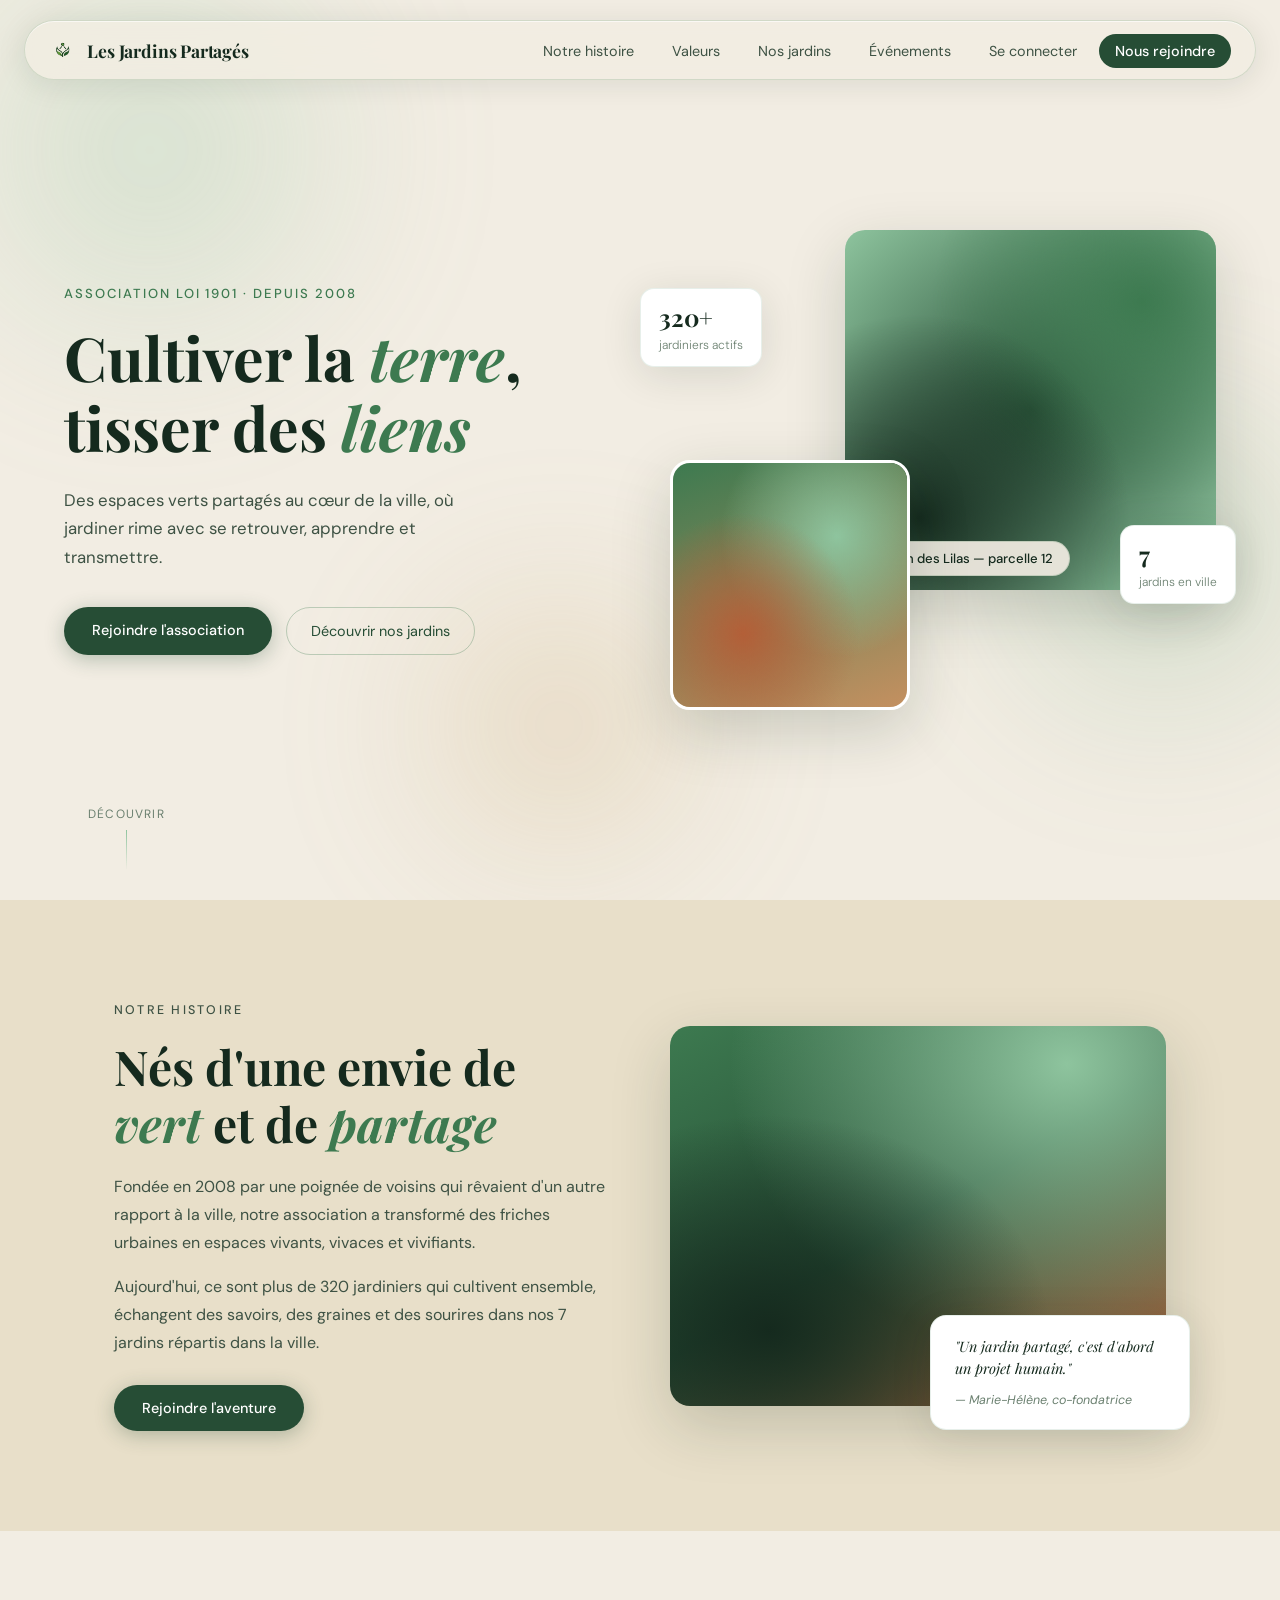
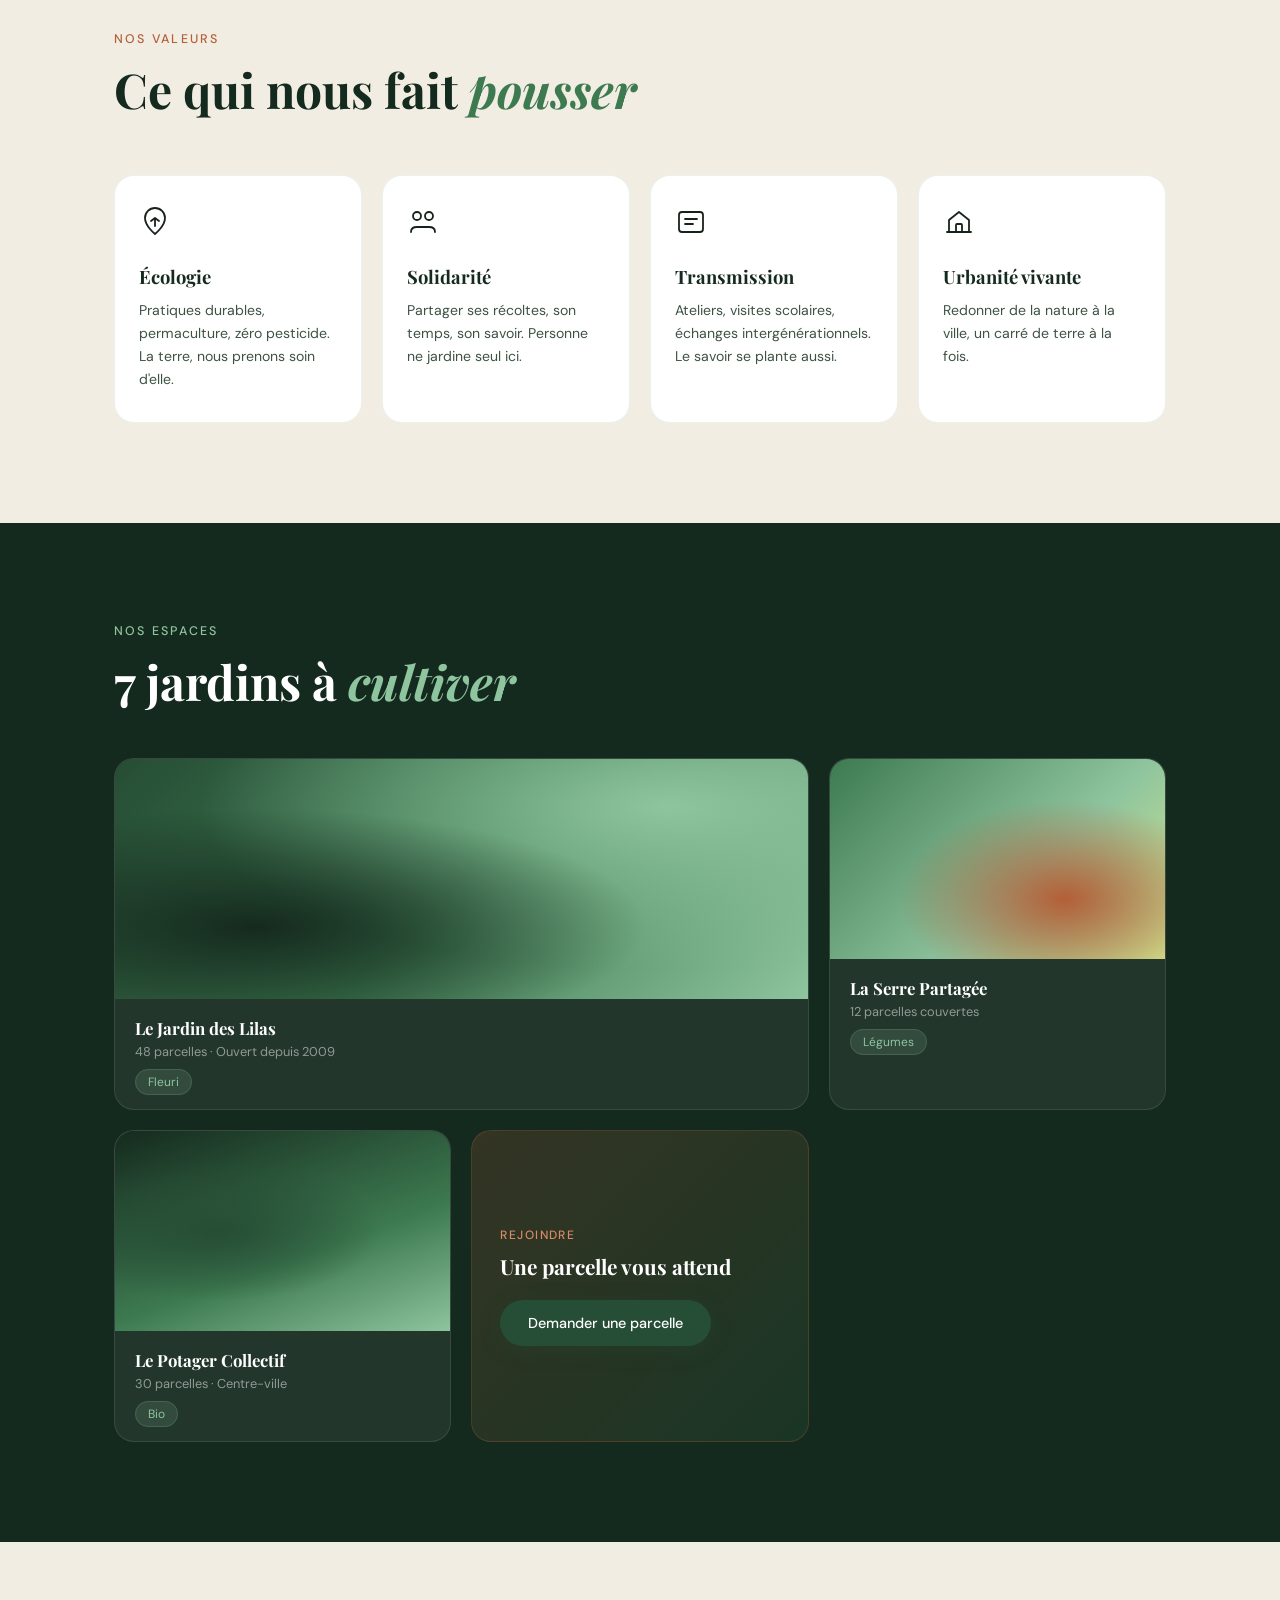
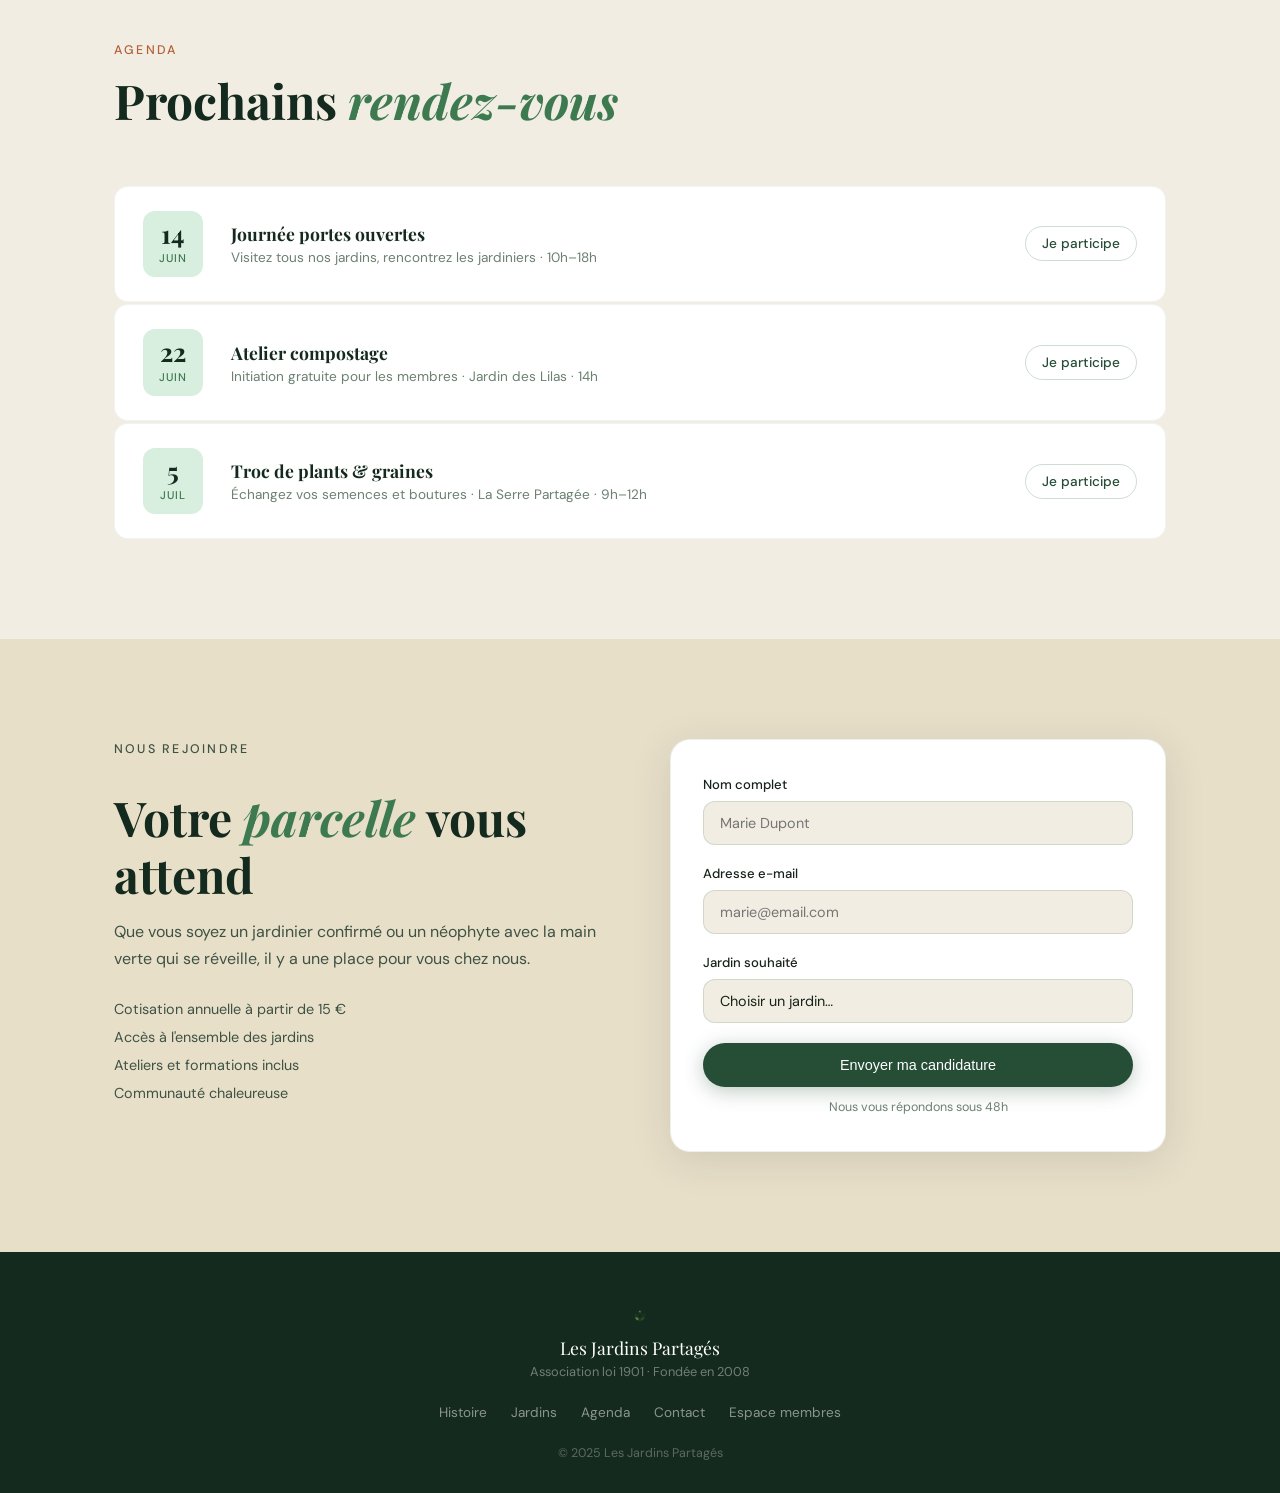
<file: index.html>
<!DOCTYPE html>
<html lang="fr">
<head>
  <meta charset="UTF-8" />
  <meta name="viewport" content="width=device-width, initial-scale=1.0" />
  <title>Les Jardins Partagés — Association</title>
  <link rel="preconnect" href="https://fonts.googleapis.com" />
  <link rel="preconnect" href="https://fonts.gstatic.com" crossorigin />
  <link href="https://fonts.googleapis.com/css2?family=Playfair+Display:ital,wght@0,400;0,700;1,400;1,700&family=DM+Sans:wght@300;400;500&display=swap" rel="stylesheet" />
  <link rel="stylesheet" href="style.css" />
  <link rel="icon" type="image/x-icon" href="/images/logof.png">
</head>
<body>

  <div class="hero-bg" aria-hidden="true">
    <div class="blob blob-1"></div>
    <div class="blob blob-2"></div>
    <div class="blob blob-3"></div>
  </div>

  <div class="navbar-wrap" id="navbar">
    <nav class="navbar">
      <a href="#" class="logo">
        <span class="logo-icon"><img src="/images/logof.png" alt="Logo"></span>
        Les Jardins Partagés
      </a>
      <ul class="nav-links">
        <li><a href="#about">Notre histoire</a></li>
        <li><a href="#valeurs">Valeurs</a></li>
        <li><a href="#jardins">Nos jardins</a></li>
        <li><a href="#evenements">Événements</a></li>
        <li><a href="/admin.html">Se connecter</a></li>
        <li><a href="#contact" class="nav-cta">Nous rejoindre</a></li>
      </ul>
      <button class="burger" id="burger" aria-label="Menu">
        <span></span><span></span><span></span>
      </button>
    </nav>
  </div>

  <div class="mobile-menu" id="mobileMenu">
    <ul>
      <li><a href="#about">Notre histoire</a></li>
      <li><a href="#valeurs">Valeurs</a></li>
      <li><a href="#jardins">Nos jardins</a></li>
      <li><a href="#evenements">Événements</a></li>
      <li><a href="/admin.html">Se connecter</a></li>
      <li><a href="#contact">Nous rejoindre</a></li>
    </ul>
  </div>

  <section class="hero" id="hero">
    <div class="hero-content">
      <p class="hero-eyebrow reveal-up">Association loi 1901 · depuis 2008</p>
      <h1 class="hero-title reveal-up delay-1">
        Cultiver la <em>terre</em>,<br>tisser des <em>liens</em>
      </h1>
      <p class="hero-subtitle reveal-up delay-2">
        Des espaces verts partagés au cœur de la ville, où jardiner rime avec se retrouver, apprendre et transmettre.
      </p>
      <div class="hero-actions reveal-up delay-3">
        <a href="#contact" class="btn-primary">Rejoindre l'association</a>
        <a href="#jardins" class="btn-ghost">Découvrir nos jardins</a>
      </div>
    </div>

    <div class="hero-visual">
      <div class="hero-card card-main">
        <div class="card-img card-img-1"></div>
        <div class="card-badge">Jardin des Lilas — parcelle 12</div>
      </div>
      <div class="hero-card card-secondary">
        <div class="card-img card-img-2"></div>
      </div>
      <div class="hero-stat stat-1">
        <strong>320+</strong>
        <span>jardiniers actifs</span>
      </div>
      <div class="hero-stat stat-2">
        <strong>7</strong>
        <span>jardins en ville</span>
      </div>
    </div>

    <div class="scroll-indicator">
      <span>Découvrir</span>
      <div class="scroll-line"></div>
    </div>
  </section>

  <section class="about section-reveal" id="about">
    <div class="container">
      <div class="about-grid">
        <div class="about-text">
          <p class="section-label">Notre histoire</p>
          <h2>Nés d'une envie de <em>vert</em> et de <em>partage</em></h2>
          <p>Fondée en 2008 par une poignée de voisins qui rêvaient d'un autre rapport à la ville, notre association a transformé des friches urbaines en espaces vivants, vivaces et vivifiants.</p>
          <p>Aujourd'hui, ce sont plus de 320 jardiniers qui cultivent ensemble, échangent des savoirs, des graines et des sourires dans nos 7 jardins répartis dans la ville.</p>
          <a href="#contact" class="btn-primary">Rejoindre l'aventure</a>
        </div>
        <div class="about-img-wrap">
          <div class="about-img"></div>
          <div class="about-quote">
            <blockquote>"Un jardin partagé, c'est d'abord un projet humain."</blockquote>
            <cite>— Marie-Hélène, co-fondatrice</cite>
          </div>
        </div>
      </div>
    </div>
  </section>

  <section class="valeurs section-reveal" id="valeurs">
    <div class="container">
      <div class="section-header">
        <p class="section-label">Nos valeurs</p>
        <h2>Ce qui nous fait <em>pousser</em></h2>
      </div>
      <div class="valeurs-grid">
        <div class="valeur-card">
          <div class="valeur-icon">
            <svg viewBox="0 0 32 32" fill="none" xmlns="http://www.w3.org/2000/svg" width="32" height="32">
              <path d="M16 28C16 28 6 20 6 12a10 10 0 0 1 20 0c0 8-10 16-10 16z" stroke="currentColor" stroke-width="1.8" stroke-linejoin="round"/>
              <path d="M16 12v8M12 15l4-3 4 3" stroke="currentColor" stroke-width="1.8" stroke-linecap="round" stroke-linejoin="round"/>
            </svg>
          </div>
          <h3>Écologie</h3>
          <p>Pratiques durables, permaculture, zéro pesticide. La terre, nous prenons soin d'elle.</p>
        </div>
        <div class="valeur-card">
          <div class="valeur-icon">
            <svg viewBox="0 0 32 32" fill="none" xmlns="http://www.w3.org/2000/svg" width="32" height="32">
              <path d="M10 14a4 4 0 1 0 0-8 4 4 0 0 0 0 8zM22 14a4 4 0 1 0 0-8 4 4 0 0 0 0 8z" stroke="currentColor" stroke-width="1.8"/>
              <path d="M4 26c0-3.314 2.686-5 6-5h12c3.314 0 6 1.686 6 5" stroke="currentColor" stroke-width="1.8" stroke-linecap="round"/>
            </svg>
          </div>
          <h3>Solidarité</h3>
          <p>Partager ses récoltes, son temps, son savoir. Personne ne jardine seul ici.</p>
        </div>
        <div class="valeur-card">
          <div class="valeur-icon">
            <svg viewBox="0 0 32 32" fill="none" xmlns="http://www.w3.org/2000/svg" width="32" height="32">
              <rect x="4" y="6" width="24" height="20" rx="3" stroke="currentColor" stroke-width="1.8"/>
              <path d="M10 13h12M10 18h8" stroke="currentColor" stroke-width="1.8" stroke-linecap="round"/>
            </svg>
          </div>
          <h3>Transmission</h3>
          <p>Ateliers, visites scolaires, échanges intergénérationnels. Le savoir se plante aussi.</p>
        </div>
        <div class="valeur-card">
          <div class="valeur-icon">
            <svg viewBox="0 0 32 32" fill="none" xmlns="http://www.w3.org/2000/svg" width="32" height="32">
              <path d="M4 26h24M6 26V14l10-8 10 8v12" stroke="currentColor" stroke-width="1.8" stroke-linecap="round" stroke-linejoin="round"/>
              <rect x="13" y="18" width="6" height="8" rx="1" stroke="currentColor" stroke-width="1.8"/>
            </svg>
          </div>
          <h3>Urbanité vivante</h3>
          <p>Redonner de la nature à la ville, un carré de terre à la fois.</p>
        </div>
      </div>
    </div>
  </section>

  <section class="jardins section-reveal" id="jardins">
    <div class="container">
      <div class="section-header">
        <p class="section-label">Nos espaces</p>
        <h2>7 jardins à <em>cultiver</em></h2>
      </div>
      <div class="jardins-grid">
        <div class="jardin-card jardin-big">
          <div class="jardin-img ji-1"></div>
          <div class="jardin-info">
            <h3>Le Jardin des Lilas</h3>
            <p>48 parcelles · Ouvert depuis 2009</p>
            <span class="jardin-tag">Fleuri</span>
          </div>
        </div>
        <div class="jardin-card">
          <div class="jardin-img ji-2"></div>
          <div class="jardin-info">
            <h3>La Serre Partagée</h3>
            <p>12 parcelles couvertes</p>
            <span class="jardin-tag">Légumes</span>
          </div>
        </div>
        <div class="jardin-card">
          <div class="jardin-img ji-3"></div>
          <div class="jardin-info">
            <h3>Le Potager Collectif</h3>
            <p>30 parcelles · Centre-ville</p>
            <span class="jardin-tag">Bio</span>
          </div>
        </div>
        <div class="jardin-card jardin-cta-card">
          <p class="cta-label">Rejoindre</p>
          <h3>Une parcelle vous attend</h3>
          <a href="#contact" class="btn-primary">Demander une parcelle</a>
        </div>
      </div>
    </div>
  </section>

  <section class="evenements section-reveal" id="evenements">
    <div class="container">
      <div class="section-header">
        <p class="section-label">Agenda</p>
        <h2>Prochains <em>rendez-vous</em></h2>
      </div>
      <div class="events-list">
        <div class="event-item">
          <div class="event-date"><strong>14</strong><span>Juin</span></div>
          <div class="event-info">
            <h3>Journée portes ouvertes</h3>
            <p>Visitez tous nos jardins, rencontrez les jardiniers · 10h–18h</p>
          </div>
          <a href="#" class="event-link">Je participe</a>
        </div>
        <div class="event-item">
          <div class="event-date"><strong>22</strong><span>Juin</span></div>
          <div class="event-info">
            <h3>Atelier compostage</h3>
            <p>Initiation gratuite pour les membres · Jardin des Lilas · 14h</p>
          </div>
          <a href="#" class="event-link">Je participe</a>
        </div>
        <div class="event-item">
          <div class="event-date"><strong>5</strong><span>Juil</span></div>
          <div class="event-info">
            <h3>Troc de plants &amp; graines</h3>
            <p>Échangez vos semences et boutures · La Serre Partagée · 9h–12h</p>
          </div>
          <a href="#" class="event-link">Je participe</a>
        </div>
      </div>
    </div>
  </section>

  <section class="contact section-reveal" id="contact">
    <div class="container">
      <div class="contact-inner">
        <div class="contact-text">
          <p class="section-label">Nous rejoindre</p>
          <h2>Votre <em>parcelle</em> vous attend</h2>
          <p>Que vous soyez un jardinier confirmé ou un néophyte avec la main verte qui se réveille, il y a une place pour vous chez nous.</p>
          <ul class="contact-perks">
            <li>Cotisation annuelle à partir de 15 €</li>
            <li>Accès à l'ensemble des jardins</li>
            <li>Ateliers et formations inclus</li>
            <li>Communauté chaleureuse</li>
          </ul>
        </div>
        <div class="contact-form">
          <div class="form-group">
            <label for="nom">Nom complet</label>
            <input type="text" id="nom" placeholder="Marie Dupont" />
          </div>
          <div class="form-group">
            <label for="email">Adresse e-mail</label>
            <input type="email" id="email" placeholder="marie@email.com" />
          </div>
          <div class="form-group">
            <label for="jardin">Jardin souhaité</label>
            <select id="jardin">
              <option value="">Choisir un jardin…</option>
              <option>Jardin des Lilas</option>
              <option>La Serre Partagée</option>
              <option>Le Potager Collectif</option>
              <option>Peu importe, je découvre</option>
            </select>
          </div>
          <button class="btn-primary btn-full" type="button">Envoyer ma candidature</button>
          <p class="form-note">Nous vous répondons sous 48h</p>
        </div>
      </div>
    </div>
  </section>

  <footer class="footer">
    <div class="container">
      <div class="footer-inner">
        <div class="footer-brand">
          <span class="logo-icon"><img src="/images/logof.png" alt="Logo" style="height:32px;width:auto;"></span>
          Les Jardins Partagés
          <p>Association loi 1901 · Fondée en 2008</p>
        </div>
        <nav class="footer-links">
          <a href="#about">Histoire</a>
          <a href="#jardins">Jardins</a>
          <a href="#evenements">Agenda</a>
          <a href="#contact">Contact</a>
          <a href="admin.html">Espace membres</a>
        </nav>
        <p class="footer-copy">© 2025 Les Jardins Partagés</p>
      </div>
    </div>
  </footer>

  <script src="script.js"></script>
</body>
</html>
</file>
<file: style.css>
/* ===========================
   RESET & VARIABLES
   =========================== */
*, *::before, *::after { box-sizing: border-box; margin: 0; padding: 0; }

:root {
  --green-deep:   #152a1e;
  --green-mid:    #264d35;
  --green-light:  #3d7a50;
  --green-pale:   #8ec49e;
  --green-wash:   #d8eedf;
  --cream:        #f2ede3;
  --sand:         #e8dfc9;
  --terracotta:   #b35f38;
  --terra-light:  #d98a68;
  --text-dark:    #16231a;
  --text-mid:     #3e5244;
  --text-light:   #6b8070;

  --nav-h: 60px;
  --radius-pill: 999px;
  --radius-card: 20px;
  --shadow-soft: 0 8px 40px rgba(21,42,30,.12);
  --shadow-card: 0 20px 60px rgba(21,42,30,.18);

  --ease-out: cubic-bezier(.22,.61,.36,1);
  --ease-spring: cubic-bezier(.34,1.56,.64,1);
}

html { scroll-behavior: smooth; }

body {
  font-family: 'DM Sans', sans-serif;
  background: var(--cream);
  color: var(--text-dark);
  overflow-x: hidden;
}

/* ===========================
   NAVBAR
   =========================== */
.navbar-wrap {
  position: fixed;
  top: 20px;
  left: 50%;
  transform: translateX(-50%);
  width: calc(100% - 48px);
  max-width: 1500px;
  z-index: 1000;
  transition: top .4s var(--ease-out);
}

/* .navbar-wrap.scrolled { top: 10px; } */

.navbar {
  display: flex;
  align-items: center;
  justify-content: space-between;
  padding: 0 24px;
  height: var(--nav-h);
  background: rgba(242,237,227,.88);
  backdrop-filter: blur(18px) saturate(160%);
  -webkit-backdrop-filter: blur(18px) saturate(160%);
  border-radius: var(--radius-pill);
  border: 1.5px solid rgba(61,122,80,.18);
  box-shadow: 0 4px 30px rgba(21,42,30,.10), 0 1px 0 rgba(255,255,255,.6) inset;
  transition: background .3s, box-shadow .3s;
}

.navbar-wrap.scrolled .navbar {
  background: rgba(242,237,227,.97);
  box-shadow: 0 8px 40px rgba(21,42,30,.18);
}

.logo {
  display: flex;
  align-items: center;
  gap: 10px;
  font-family: 'Playfair Display', serif;
  font-weight: 700;
  font-size: 1.1rem;
  color: var(--green-deep);
  text-decoration: none;
  letter-spacing: -.01em;
  height: 70%;
}

.logo-icon img {
  height: 100%;
  max-height: 40px;
  width: auto;
  display: block;
}

.logo-icon { font-size: 1.4rem; }

.nav-links {
  display: flex;
  align-items: center;
  gap: 6px;
  list-style: none;
}

.nav-links a {
  text-decoration: none;
  color: var(--text-mid);
  font-size: .9rem;
  font-weight: 400;
  padding: 8px 16px;
  border-radius: var(--radius-pill);
  transition: background .2s, color .2s;
}

.nav-links a:hover {
  background: var(--green-wash);
  color: var(--green-mid);
}

.nav-cta {
  background: var(--green-mid) !important;
  color: #fff !important;
  font-weight: 500 !important;
}

.nav-cta:hover { background: var(--green-deep) !important; }

.burger {
  display: none;
  flex-direction: column;
  gap: 5px;
  background: none;
  border: none;
  cursor: pointer;
  padding: 6px;
}

.burger span {
  display: block;
  width: 22px;
  height: 2px;
  background: var(--green-deep);
  border-radius: 4px;
  transition: transform .3s, opacity .3s;
}

.mobile-menu {
  position: fixed;
  top: 108px;
  left: 24px;
  right: 24px;
  background: rgba(242,237,227,.97);
  backdrop-filter: blur(18px);
  border-radius: 20px;
  border: 1.5px solid rgba(61,122,80,.18);
  box-shadow: var(--shadow-card);
  z-index: 999;
  padding: 16px;
  display: none;
  transform: translateY(-10px);
  opacity: 0;
  transition: transform .3s var(--ease-out), opacity .3s;
}

.mobile-menu.open {
  display: block;
  transform: translateY(0);
  opacity: 1;
}

.mobile-menu ul { list-style: none; }

.mobile-menu ul li a {
  display: block;
  padding: 14px 16px;
  color: var(--text-dark);
  text-decoration: none;
  font-size: 1.05rem;
  border-radius: 12px;
  transition: background .2s;
}

.mobile-menu ul li a:hover { background: var(--green-wash); }

/* ===========================
   HERO
   =========================== */
.hero {
  min-height: 100vh;
  padding-top: calc(var(--nav-h) + 60px);
  padding-bottom: 80px;
  padding-left: 24px;
  padding-right: 24px;
  display: grid;
  grid-template-columns: 1fr 1fr;
  align-items: center;
  gap: 60px;
  max-width: 1200px;
  margin: 0 auto;
  position: relative;
}

.hero-bg {
  position: fixed;
  inset: 0;
  pointer-events: none;
  z-index: -1;
  overflow: hidden;
}

.blob {
  position: absolute;
  border-radius: 50%;
  filter: blur(80px);
  opacity: .35;
  animation: blobFloat 12s ease-in-out infinite alternate;
}

.blob-1 {
  width: 500px; height: 500px;
  background: radial-gradient(circle, #8ec49e 0%, transparent 70%);
  top: -100px; left: -100px;
}

.blob-2 {
  width: 400px; height: 400px;
  background: radial-gradient(circle, #6ea87e 0%, transparent 70%);
  top: 40%; right: -80px;
  animation-delay: -4s;
}

.blob-3 {
  width: 350px; height: 350px;
  background: radial-gradient(circle, #c4a060 0%, transparent 70%);
  bottom: 0; left: 30%;
  animation-delay: -7s;
}

@keyframes blobFloat {
  0%   { transform: translate(0, 0) scale(1); }
  100% { transform: translate(30px, -40px) scale(1.08); }
}

.hero-content { z-index: 1; }

.hero-eyebrow {
  font-size: .82rem;
  font-weight: 500;
  letter-spacing: .15em;
  text-transform: uppercase;
  color: var(--green-light);
  margin-bottom: 20px;
}

.hero-title {
  font-family: 'Playfair Display', serif;
  font-size: clamp(2.4rem, 5vw, 3.8rem);
  line-height: 1.15;
  color: var(--green-deep);
  margin-bottom: 24px;
}

.hero-title em {
  font-style: italic;
  color: var(--green-light);
}

.hero-subtitle {
  font-size: 1.05rem;
  color: var(--text-mid);
  line-height: 1.7;
  max-width: 420px;
  margin-bottom: 36px;
}

.hero-actions {
  display: flex;
  gap: 14px;
  flex-wrap: wrap;
}

.hero-visual {
  position: relative;
  height: 480px;
  z-index: 1;
}

.hero-card {
  position: absolute;
  border-radius: var(--radius-card);
  overflow: hidden;
  box-shadow: var(--shadow-card);
  transition: transform .4s var(--ease-spring);
}

.hero-card:hover { transform: scale(1.02) rotate(-0.5deg); }

.card-main { width: 68%; height: 75%; top: 0; right: 0; }
.card-secondary { width: 44%; height: 52%; bottom: 0; left: 0; border: 3px solid #fff; }

.card-img { width: 100%; height: 100%; background-size: cover; background-position: center; }

.card-img-1 {
  background:
    radial-gradient(ellipse at 20% 80%, #152a1e 0%, transparent 50%),
    radial-gradient(ellipse at 80% 20%, #3d7a50 0%, transparent 50%),
    radial-gradient(ellipse at 50% 50%, #264d35 0%, #8ec49e 100%);
}

.card-img-2 {
  background:
    radial-gradient(ellipse at 30% 70%, #b35f38 0%, transparent 50%),
    radial-gradient(ellipse at 70% 30%, #8ec49e 0%, transparent 50%),
    linear-gradient(160deg, #3d7a50, #c49060);
}

.card-badge {
  position: absolute;
  bottom: 14px;
  left: 14px;
  background: rgba(242,237,227,.92);
  backdrop-filter: blur(10px);
  border-radius: var(--radius-pill);
  padding: 8px 16px;
  font-size: .82rem;
  font-weight: 500;
  color: var(--green-deep);
  border: 1px solid rgba(61,122,80,.2);
}

.hero-stat {
  position: absolute;
  background: white;
  border-radius: 14px;
  padding: 12px 18px;
  box-shadow: var(--shadow-soft);
  border: 1px solid rgba(61,122,80,.12);
  animation: statFloat 6s ease-in-out infinite alternate;
}

.hero-stat strong {
  display: block;
  font-family: 'Playfair Display', serif;
  font-size: 1.5rem;
  color: var(--green-deep);
}

.hero-stat span {
  font-size: .75rem;
  color: var(--text-light);
  font-weight: 300;
}

.stat-1 { top: 12%; left: -30px; animation-delay: 0s; }
.stat-2 { bottom: 22%; right: -20px; animation-delay: -3s; }

@keyframes statFloat {
  0%   { transform: translateY(0); }
  100% { transform: translateY(-10px); }
}

.scroll-indicator {
  position: absolute;
  bottom: 30px;
  left: 24px;
  display: flex;
  flex-direction: column;
  align-items: center;
  gap: 8px;
  color: var(--text-light);
  font-size: .75rem;
  letter-spacing: .1em;
  text-transform: uppercase;
  grid-column: 1 / -1;
}

.scroll-line {
  width: 1px;
  height: 40px;
  background: linear-gradient(to bottom, var(--green-pale), transparent);
  animation: scrollPulse 2s ease-in-out infinite;
}

@keyframes scrollPulse {
  0%, 100% { opacity: .4; transform: scaleY(1); }
  50%       { opacity: 1; transform: scaleY(1.2); }
}

/* ===========================
   BUTTONS
   =========================== */
.btn-primary {
  display: inline-block;
  background: var(--green-mid);
  color: #fff;
  padding: 14px 28px;
  border-radius: var(--radius-pill);
  text-decoration: none;
  font-size: .9rem;
  font-weight: 500;
  border: none;
  cursor: pointer;
  transition: background .25s, transform .2s var(--ease-spring), box-shadow .25s;
  box-shadow: 0 4px 20px rgba(38,77,53,.3);
}

.btn-primary:hover {
  background: var(--green-deep);
  transform: translateY(-2px);
  box-shadow: 0 8px 30px rgba(38,77,53,.35);
}

.btn-ghost {
  display: inline-block;
  color: var(--green-mid);
  padding: 14px 24px;
  border-radius: var(--radius-pill);
  text-decoration: none;
  font-size: .9rem;
  font-weight: 400;
  border: 1.5px solid rgba(61,122,80,.3);
  transition: background .2s, border-color .2s, transform .2s var(--ease-spring);
}

.btn-ghost:hover {
  background: var(--green-wash);
  border-color: var(--green-pale);
  transform: translateY(-2px);
}

.btn-full { width: 100%; text-align: center; }

/* ===========================
   SECTIONS SHARED
   =========================== */
.container {
  max-width: 1100px;
  margin: 0 auto;
  padding: 0 24px;
}

section:not(.hero) { padding: 100px 0; }

.section-label {
  font-size: .78rem;
  font-weight: 500;
  letter-spacing: .18em;
  text-transform: uppercase;
  color: var(--terracotta);
  margin-bottom: 14px;
}

.section-header { margin-bottom: 56px; }

.section-header h2,
.about-text h2,
.contact-text h2 {
  font-family: 'Playfair Display', serif;
  font-size: clamp(2rem, 4vw, 3rem);
  line-height: 1.2;
  color: var(--green-deep);
}

.section-header h2 em,
.about-text h2 em,
.contact-text h2 em,
.hero-title em { color: var(--green-light); font-style: italic; }

/* ===========================
   SCROLL REVEAL
   =========================== */
.reveal-up {
  opacity: 0;
  transform: translateY(36px);
  animation: revealUp .8s var(--ease-out) forwards;
}

.delay-1 { animation-delay: .15s; }
.delay-2 { animation-delay: .3s; }
.delay-3 { animation-delay: .45s; }

@keyframes revealUp {
  to { opacity: 1; transform: translateY(0); }
}

.section-reveal {
  opacity: 0;
  transform: translateY(50px);
  transition: opacity .9s var(--ease-out), transform .9s var(--ease-out);
}

.section-reveal.visible {
  opacity: 1;
  transform: translateY(0);
}

.section-reveal.visible .valeur-card,
.section-reveal.visible .jardin-card,
.section-reveal.visible .event-item {
  opacity: 1;
  transform: translateY(0);
}

.valeur-card, .jardin-card, .event-item {
  opacity: 0;
  transform: translateY(30px);
  transition: opacity .6s var(--ease-out), transform .6s var(--ease-out);
}

.section-reveal.visible .valeur-card:nth-child(1) { transition-delay: .1s; }
.section-reveal.visible .valeur-card:nth-child(2) { transition-delay: .2s; }
.section-reveal.visible .valeur-card:nth-child(3) { transition-delay: .3s; }
.section-reveal.visible .valeur-card:nth-child(4) { transition-delay: .4s; }
.section-reveal.visible .jardin-card:nth-child(1) { transition-delay: .05s; }
.section-reveal.visible .jardin-card:nth-child(2) { transition-delay: .15s; }
.section-reveal.visible .jardin-card:nth-child(3) { transition-delay: .25s; }
.section-reveal.visible .jardin-card:nth-child(4) { transition-delay: .35s; }
.section-reveal.visible .event-item:nth-child(1) { transition-delay: .1s; }
.section-reveal.visible .event-item:nth-child(2) { transition-delay: .2s; }
.section-reveal.visible .event-item:nth-child(3) { transition-delay: .3s; }

/* ===========================
   ABOUT
   =========================== */
.about { background: var(--sand); }

.about-grid {
  display: grid;
  grid-template-columns: 1fr 1fr;
  gap: 60px;
  align-items: center;
}

.about-text h2 { margin-bottom: 20px; }
.about-text p { color: var(--text-mid); line-height: 1.75; margin-bottom: 16px; }
.about-text .btn-primary { margin-top: 12px; }

.about-img-wrap { position: relative; }

.about-img {
  width: 100%;
  height: 380px;
  border-radius: var(--radius-card);
  background:
    radial-gradient(ellipse at 20% 80%, #152a1e 0%, transparent 50%),
    radial-gradient(ellipse at 80% 10%, #8ec49e 0%, transparent 60%),
    linear-gradient(150deg, #3d7a50 0%, #264d35 50%, #b35f38 100%);
  box-shadow: var(--shadow-card);
}

.about-quote {
  position: absolute;
  bottom: -24px;
  right: -24px;
  background: white;
  border-radius: 16px;
  padding: 20px 24px;
  max-width: 260px;
  box-shadow: var(--shadow-soft);
  border: 1px solid rgba(61,122,80,.12);
}

.about-quote blockquote {
  font-family: 'Playfair Display', serif;
  font-style: italic;
  font-size: .9rem;
  color: var(--green-deep);
  line-height: 1.5;
  margin-bottom: 8px;
}

.about-quote cite { font-size: .78rem; color: var(--text-light); }

/* ===========================
   VALEURS
   =========================== */
.valeurs { background: var(--cream); }

.valeurs-grid {
  display: grid;
  grid-template-columns: repeat(4, 1fr);
  gap: 20px;
}

.valeur-card {
  background: white;
  border-radius: var(--radius-card);
  padding: 30px 24px;
  border: 1.5px solid rgba(61,122,80,.1);
  transition: transform .3s var(--ease-spring), box-shadow .3s, border-color .3s, opacity .6s;
}

.valeur-card:hover {
  transform: translateY(-6px) !important;
  box-shadow: var(--shadow-card);
  border-color: var(--green-pale);
}

.valeur-icon { font-size: 2rem; margin-bottom: 16px; }

.valeur-card h3 {
  font-family: 'Playfair Display', serif;
  font-size: 1.15rem;
  color: var(--green-deep);
  margin-bottom: 10px;
}

.valeur-card p { font-size: .88rem; color: var(--text-mid); line-height: 1.65; }

/* ===========================
   JARDINS
   =========================== */
.jardins { background: var(--green-deep); }
.jardins .section-label { color: var(--green-pale); }

.jardins h2 {
  font-family: 'Playfair Display', serif;
  font-size: clamp(2rem, 4vw, 3rem);
  line-height: 1.2;
  color: white;
}

.jardins h2 em { color: var(--green-pale); }
.jardins .section-header { margin-bottom: 48px; }

.jardins-grid {
  display: grid;
  grid-template-columns: repeat(3, 1fr);
  gap: 20px;
}

.jardin-big { grid-column: span 2; }

.jardin-card {
  border-radius: var(--radius-card);
  overflow: hidden;
  background: rgba(255,255,255,.06);
  border: 1px solid rgba(255,255,255,.1);
  transition: transform .3s var(--ease-spring), border-color .3s;
}

.jardin-card:hover {
  transform: translateY(-4px) !important;
  border-color: rgba(142,196,158,.4);
}

.jardin-img { height: 200px; background-size: cover; background-position: center; }
.jardin-big .jardin-img { height: 240px; }

.ji-1 {
  background:
    radial-gradient(ellipse at 20% 70%, #152a1e 0%, transparent 50%),
    radial-gradient(ellipse at 80% 20%, #8ec49e 0%, transparent 60%),
    linear-gradient(135deg, #264d35, #3d7a50 50%, #8ec49e);
}

.ji-2 {
  background:
    radial-gradient(ellipse at 70% 70%, #b35f38 0%, transparent 50%),
    linear-gradient(135deg, #3d7a50, #8ec49e 60%, #d4e890);
}

.ji-3 {
  background:
    radial-gradient(ellipse at 30% 50%, #264d35 0%, transparent 50%),
    linear-gradient(160deg, #152a1e 0%, #3d7a50 60%, #8ec49e);
}

.jardin-info { padding: 18px 20px; }

.jardin-info h3 {
  font-family: 'Playfair Display', serif;
  font-size: 1.05rem;
  color: white;
  margin-bottom: 4px;
}

.jardin-info p { font-size: .8rem; color: rgba(255,255,255,.5); margin-bottom: 10px; }

.jardin-tag {
  font-size: .75rem;
  background: rgba(142,196,158,.15);
  color: var(--green-pale);
  padding: 4px 12px;
  border-radius: var(--radius-pill);
  border: 1px solid rgba(142,196,158,.2);
}

.jardin-cta-card {
  display: flex;
  flex-direction: column;
  justify-content: center;
  align-items: flex-start;
  padding: 32px 28px;
  background: linear-gradient(135deg, rgba(179,95,56,.2), rgba(61,122,80,.15));
  border: 1px solid rgba(179,95,56,.25);
}

.cta-label {
  font-size: .75rem;
  font-weight: 500;
  letter-spacing: .12em;
  text-transform: uppercase;
  color: var(--terra-light);
  margin-bottom: 10px;
}

.jardin-cta-card h3 {
  font-family: 'Playfair Display', serif;
  font-size: 1.3rem;
  color: white;
  margin-bottom: 20px;
  line-height: 1.3;
}

/* ===========================
   ÉVÉNEMENTS
   =========================== */
.evenements { background: var(--cream); }

.events-list {
  display: flex;
  flex-direction: column;
  gap: 2px;
}

.event-item {
  display: flex;
  align-items: center;
  gap: 28px;
  padding: 24px 28px;
  background: white;
  border-radius: 14px;
  border: 1.5px solid rgba(61,122,80,.08);
  transition: transform .2s var(--ease-spring), box-shadow .2s, border-color .2s, opacity .6s;
  cursor: default;
}

.event-item:hover {
  transform: translateX(6px) !important;
  box-shadow: var(--shadow-soft);
  border-color: var(--green-pale);
}

.event-date {
  min-width: 60px;
  text-align: center;
  padding: 10px 16px;
  background: var(--green-wash);
  border-radius: 12px;
}

.event-date strong {
  display: block;
  font-family: 'Playfair Display', serif;
  font-size: 1.6rem;
  color: var(--green-deep);
  line-height: 1;
}

.event-date span {
  font-size: .7rem;
  text-transform: uppercase;
  letter-spacing: .1em;
  color: var(--green-light);
  font-weight: 500;
}

.event-info { flex: 1; }

.event-info h3 {
  font-family: 'Playfair Display', serif;
  font-size: 1.1rem;
  color: var(--green-deep);
  margin-bottom: 4px;
}

.event-info p { font-size: .85rem; color: var(--text-light); }

.event-link {
  color: var(--green-mid);
  text-decoration: none;
  font-size: .85rem;
  font-weight: 500;
  white-space: nowrap;
  padding: 8px 16px;
  border-radius: var(--radius-pill);
  border: 1.5px solid rgba(61,122,80,.25);
  transition: background .2s, color .2s;
}

.event-link:hover { background: var(--green-mid); color: white; }

/* ===========================
   CONTACT
   =========================== */
.contact { background: var(--sand); }

.contact-inner {
  display: grid;
  grid-template-columns: 1fr 1fr;
  gap: 60px;
  align-items: start;
}

.contact-text h2 { margin-bottom: 14px; }
.contact-text > p { color: var(--text-mid); margin-bottom: 28px; line-height: 1.7; }

.contact-perks {
  list-style: none;
  display: flex;
  flex-direction: column;
  gap: 10px;
}

.contact-perks li { font-size: .9rem; color: var(--text-mid); }

.contact-form {
  background: white;
  border-radius: var(--radius-card);
  padding: 36px 32px;
  box-shadow: var(--shadow-soft);
  border: 1.5px solid rgba(61,122,80,.1);
}

.form-group { margin-bottom: 20px; }

.form-group label {
  display: block;
  font-size: .82rem;
  font-weight: 500;
  color: var(--text-dark);
  margin-bottom: 8px;
}

.form-group input,
.form-group select {
  width: 100%;
  padding: 12px 16px;
  border-radius: 12px;
  border: 1.5px solid rgba(61,122,80,.18);
  background: var(--cream);
  font-family: 'DM Sans', sans-serif;
  font-size: .9rem;
  color: var(--text-dark);
  outline: none;
  transition: border-color .2s, box-shadow .2s;
  appearance: none;
}

.form-group input:focus,
.form-group select:focus {
  border-color: var(--green-light);
  box-shadow: 0 0 0 3px rgba(61,122,80,.12);
}

.form-note {
  text-align: center;
  font-size: .78rem;
  color: var(--text-light);
  margin-top: 12px;
}

/* ===========================
   FOOTER
   =========================== */
.footer {
  background: var(--green-deep);
  padding: 48px 0 32px;
}

.footer-inner {
  display: flex;
  flex-direction: column;
  align-items: center;
  gap: 24px;
  text-align: center;
}

.footer-brand {
  display: flex;
  flex-direction: column;
  align-items: center;
  gap: 4px;
  font-family: 'Playfair Display', serif;
  font-size: 1.1rem;
  color: white;
}

.footer-brand .logo-icon { font-size: 1.5rem; }
.footer-brand p { font-size: .8rem; color: rgba(255,255,255,.4); font-family: 'DM Sans', sans-serif; }

.footer-links { display: flex; gap: 24px; }

.footer-links a {
  text-decoration: none;
  font-size: .85rem;
  color: rgba(255,255,255,.5);
  transition: color .2s;
}

.footer-links a:hover { color: var(--green-pale); }

.footer-copy { font-size: .78rem; color: rgba(255,255,255,.3); }

/* ===========================
   RESPONSIVE
   =========================== */
@media (max-width: 900px) {
  .hero {
    grid-template-columns: 1fr;
    text-align: center;
    padding-top: calc(var(--nav-h) + 40px);
    gap: 40px;
  }

  .hero-subtitle { max-width: 100%; }
  .hero-actions { justify-content: center; }
  .scroll-indicator { display: none; }
  .hero-visual { height: 320px; order: -1; }

  .about-grid,
  .contact-inner { grid-template-columns: 1fr; gap: 40px; }

  .about-quote { right: 0; }
  .valeurs-grid { grid-template-columns: repeat(2, 1fr); }
  .jardins-grid { grid-template-columns: 1fr; }
  .jardin-big { grid-column: span 1; }
  .nav-links { display: none; }
  .burger { display: flex; }
}

@media (max-width: 560px) {
  .navbar-wrap { width: calc(100% - 24px); }
  .valeurs-grid { grid-template-columns: 1fr; }
  .event-item { flex-wrap: wrap; gap: 16px; }
  .event-link { width: 100%; text-align: center; }
  .contact-form { padding: 24px 20px; }
  .stat-1, .stat-2 { display: none; }
}
</file>
